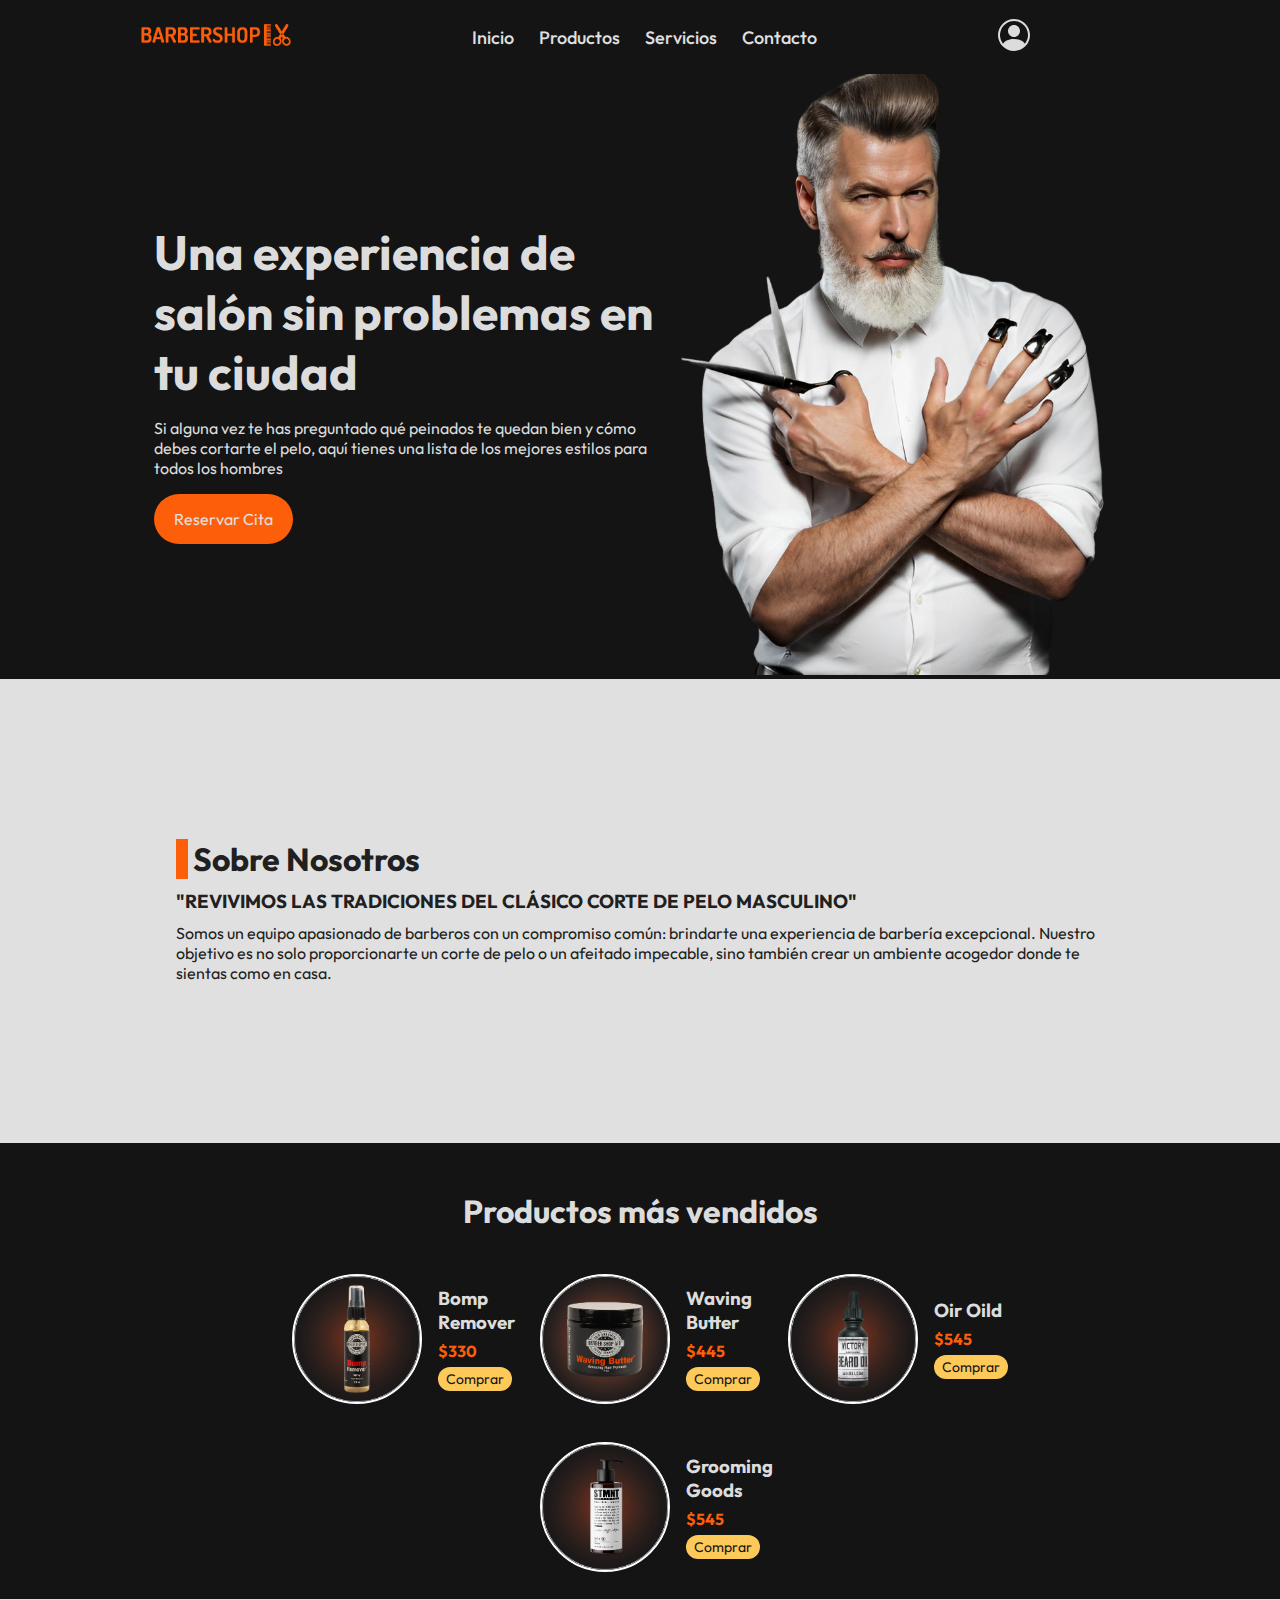
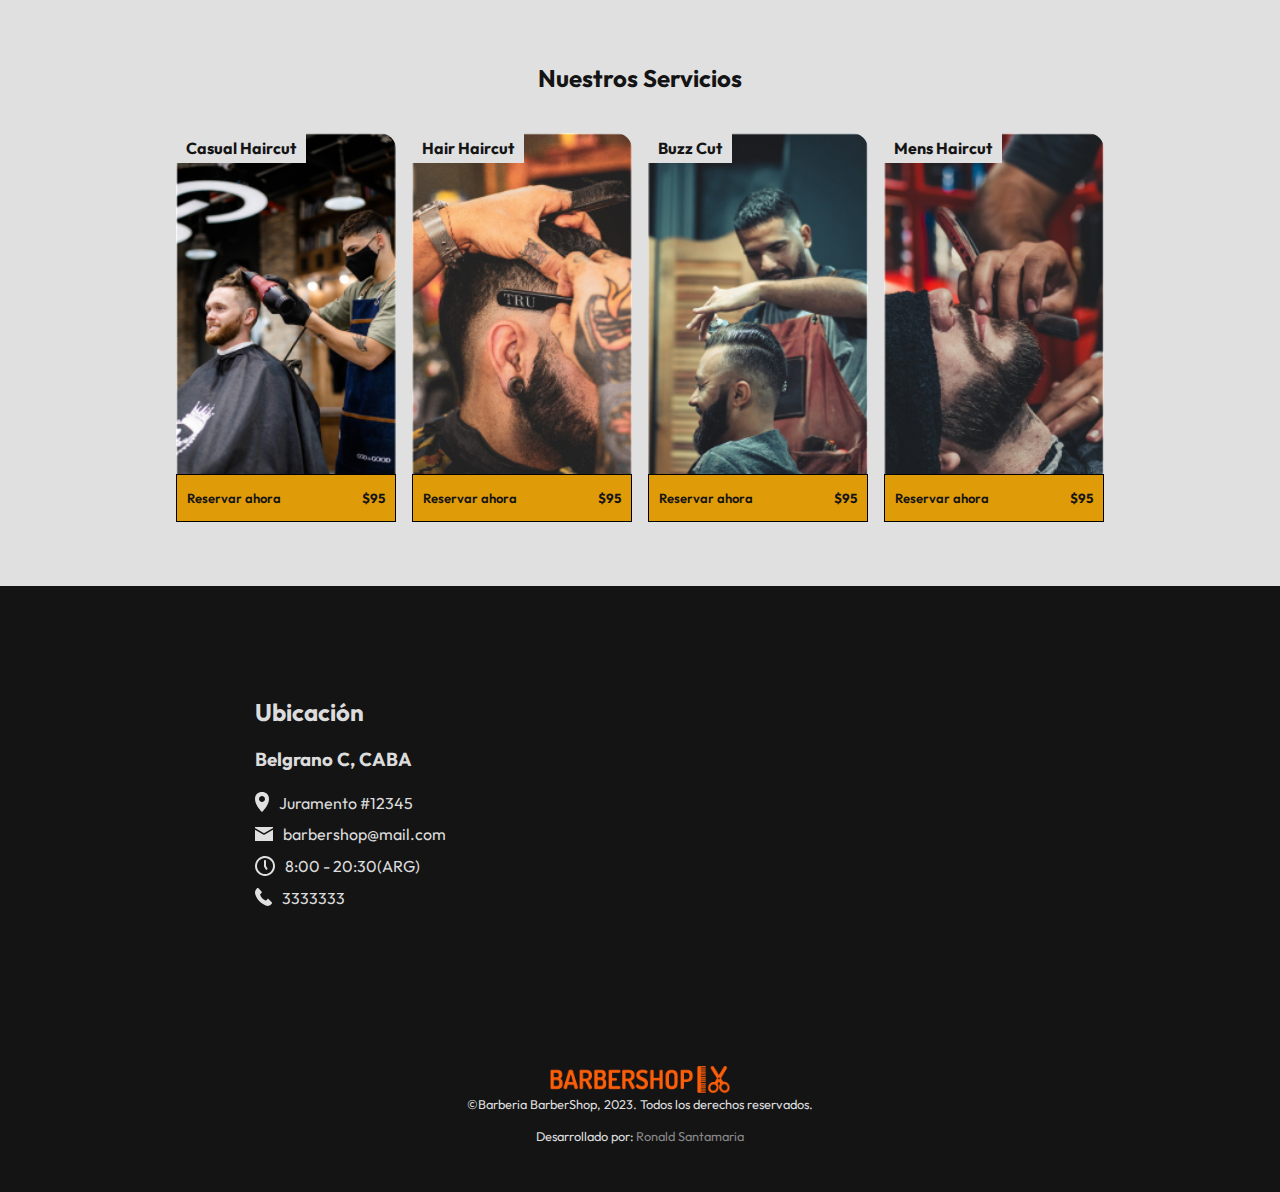
<file: index.html>
<!DOCTYPE html>
<html lang="es">
  <head>
    <meta charset="UTF-8" />
    <meta name="viewport" content="width=device-width, initial-scale=1.0" />
    <link rel="icon" type="image/x-icon" href="images/icon-barbershop.png"> 
    <title>BarberShop</title>

    <!-- Estilos -->
    <link rel="stylesheet" href="style.css" />
    <link rel="stylesheet" href="mediaqueries.css" />
  </head>
  <body>
    <header>
      <nav class="navbar">
        <div class="navbar__logo">
          <img src="images/logo.png" alt="Logo de Barberia" width="150" />
        </div>
        <div class="icons_nav">
          <label for="menu-toggle" class="menu-label">
            <img src="images/icon-menu.svg" alt="Icono Menu" class="menu-icon" width="30px"/>
          </label>
          <div class="btn_login">
            <a href="login.html">
              <img src="images/user.svg" alt="Iniciar sesion">
            </a>
          </div>
        </div>
        <input type="checkbox" id="menu-toggle" />
        <ul class="menu">
          <li><a href="#inicio">Inicio</a></li>
          <li><a href="#productos">Productos</a></li>
          <li><a href="#servicios">Servicios</a></li>
          <li><a href="#contacto">Contacto</a></li>
        </ul>
      </nav>
    </header>

    <main>
      <section class="hero">
        <div class="info_hero" id="inicio">
          <h1>Una experiencia de salón sin problemas en tu ciudad</h1>
          <p>
            Si alguna vez te has preguntado qué peinados te quedan bien y cómo
            debes cortarte el pelo, aquí tienes una lista de los mejores estilos
            para todos los hombres
          </p>
          <a href="">Reservar Cita</a>
        </div>
        <div class="image_hero">
          <img src="images/barbero.png" alt="Barbero" width="280" />
        </div>
      </section>

      <section class="about">
        <div class="container_about">
          <h2>Sobre Nosotros</h2>
          <h3>"revivimos las tradiciones del clásico corte de pelo masculino"</h3>
          <p>
            Somos un equipo apasionado de barberos con un compromiso común:
            brindarte una experiencia de barbería excepcional. Nuestro objetivo es
            no solo proporcionarte un corte de pelo o un afeitado impecable, sino
            también crear un ambiente acogedor donde te sientas como en casa.
          </p>
        </div>
      </section>

      <section class="products" id="productos">
        <h2>Productos más vendidos</h2>
        <div class="container_products">
          <div class="product_One">
            <img src="images/producto1.png" alt="Producto de barberia" width="130" />
            <div class="info_product">
              <h3>Bomp Remover</h3>
              <h4>$330</h4>
              <a href="">Comprar</a>
            </div>
          </div>
          <div class="product_two">
            <img src="images/producto2.png" alt="Producto de barberia" width="130" />
            <div class="info_product">
              <h3>Waving Butter</h3>
              <h4>$445</h4>
              <a href="">Comprar</a>
            </div>
          </div>
          <div class="product_three">
            <img src="images/producto3.png" alt="Producto de barberia" width="130" />
            <div class="info_product">
              <h3>Oir Oild</h3>
              <h4>$545</h4>
              <a href="">Comprar</a>
            </div>
          </div>
          <div class="product_four">
            <img src="images/producto4.png" alt="Producto de barberia" width="130" />
            <div class="info_product">
              <h3>Grooming Goods</h3>
              <h4>$545</h4>
              <a href="">Comprar</a>
            </div>
          </div>
        </div>
      </section>


      <!-- Services -->

      <section class="services" id="servicios">
        <h2>Nuestros Servicios</h2>

        <div class="card_container">
          <div class="card_service">
            <div class="reservation">
              <a href="">Reservar ahora</a>
              <h5>$95</h5>
            </div>
            <h3>Casual Haircut</h3>
            <div class="image_service">
              <img src="images/service1.jpg" alt="Servicios realizados por la barberia"/>
            </div>
          </div>
          <div class="card_service">
            <div class="reservation">
              <a href="">Reservar ahora</a>
              <h5>$95</h5>
            </div>
            <h3>Hair Haircut</h3>
            <div class="image_service">
              <img src="images/service2.jpg" alt="Servicios realizados por la barberia" />
            </div>
          </div>
          <div class="card_service">
            <div class="reservation">
              <a href="">Reservar ahora</a>
              <h5>$95</h5>
            </div>
            <h3>Buzz Cut</h3>
            <div class="image_service">
              <img src="images/service3.jpg" alt="Servicios realizados por la barberia" />
            </div>
          </div>
          <div class="card_service">
            <div class="reservation">
              <a href="">Reservar ahora</a>
              <h5>$95</h5>
            </div>
            <h3>Mens Haircut</h3>
            <div class="image_service">
              <img src="images/service4.jpg" alt="Servicios realizados por la barberia" />
            </div>
          </div>
        </div>
      </section>

      <!-- Contacto -->
      <section class="contact" id="contacto">
        <div class="details_contact">
          <div class="text_contact">
            <h2>Ubicación</h2>
            <h3>Belgrano C, CABA</h3>
            <div class="items_contact">
              <div class="direction">
                <img src="images/location.svg" alt="Ubicación de la tienda" width="14" height="21">
                <p>Juramento #12345</p>
              </div>
              <div class="mail">
                <img src="images/correo.svg" alt="Correo de la tienda" width="18" height="15">
                <p>barbershop@mail.com</p>
              </div>
  
              <div class="timetable">
                <img src="images/clock.svg" alt="Horario de tienda" width="20" height="21">
                <p>8:00 - 20:30(ARG) </p>
                <span id="status"></span>
              </div>
  
              <div class="phone">
                <img src="images/phone.svg" alt="Teléfono de tienda" width="17" height="19">
                <p>3333333</p>
              </div>
            </div>
  
          </div>
        </div>
        <div class="map_location">
            <iframe class="map" src="https://www.google.com/maps/embed?pb=!1m18!1m12!1m3!1d1642.8992906257295!2d-58.44789188042153!3d-34.558654835488525!2m3!1f0!2f0!3f0!3m2!1i1024!2i768!4f13.1!3m3!1m2!1s0x95bcb5cd67ddae53%3A0x2066eb8912db8786!2sParque%20Barrancas%20de%20Belgrano!5e0!3m2!1ses-419!2sar!4v1687579047030!5m2!1ses-419!2sar" width="400" height="300" style="border:0;" allowfullscreen="" loading="lazy" referrerpolicy="no-referrer-when-downgrade"></iframe>
        </div>
      </section>
    </main>

    <footer>
      <div class="logo_footer">
        <img src="images/logo.png" width="180" alt="Logo para footer" title="Logo pie de página">
        <p>&#169Barberia BarberShop, 2023. Todos los derechos reservados.</p>
      </div>
      <span class="developer">Desarrollado por: <a
          href="https://www.linkedin.com/in/ronald-santamar%C3%ADa-pizarro-9b538221a/" target="_blank">Ronald
          Santamaria</a></span>
    </footer>
  </body>
</html>
</file>
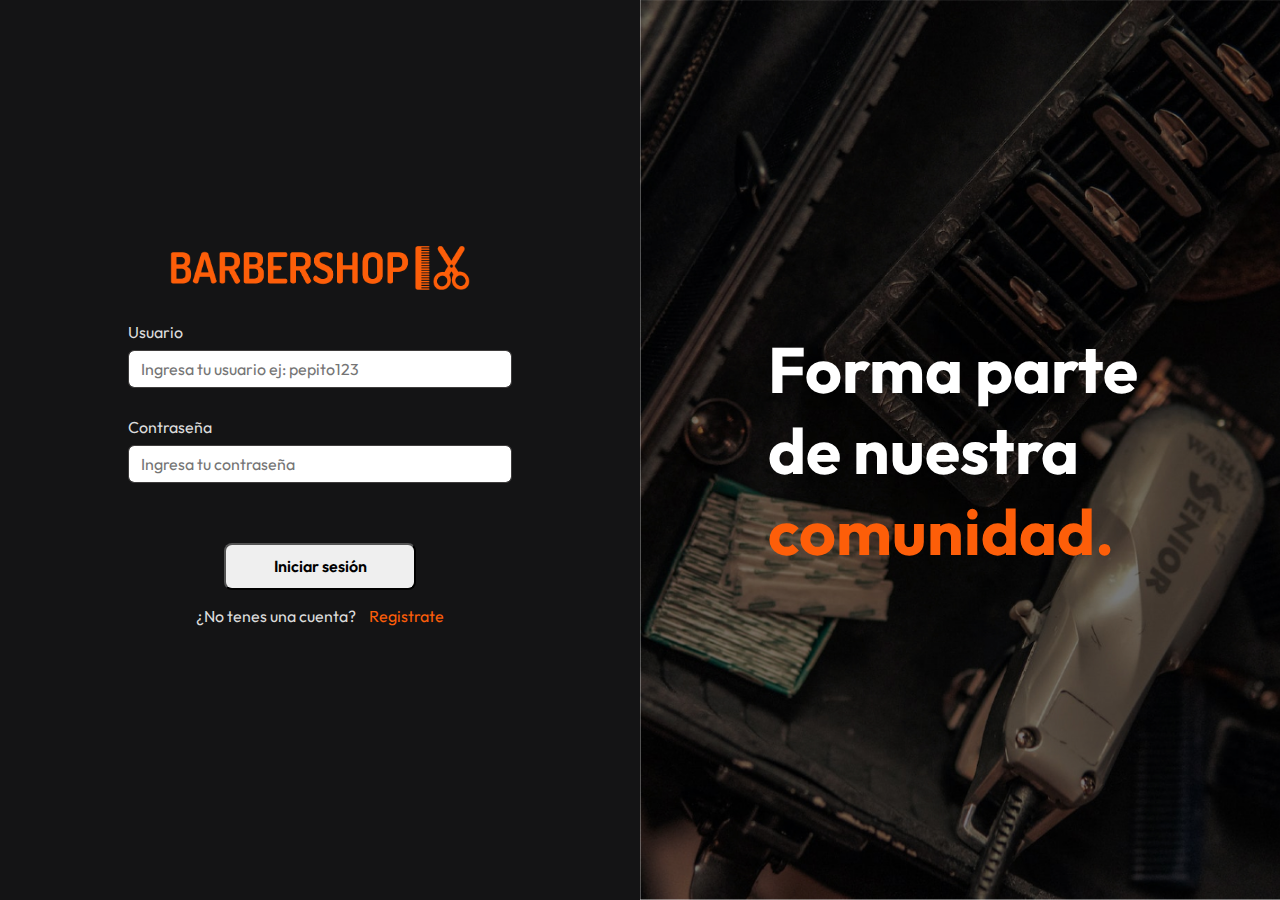
<file: login.html>
<!DOCTYPE html>
<html lang="es">
  <head>
    <meta charset="UTF-8" />
    <meta name="viewport" content="width=device-width, initial-scale=1.0" />
    <link rel="icon" type="image/x-icon" href="images/icon-barbershop.png"> 
    <title>BarberShop</title>

    <!-- Estilos -->
    <link rel="stylesheet" href="style.css" />
    <link rel="stylesheet" href="mediaqueries.css" />
  </head>
  <body>
    <header>
      <div class="contenedor_gral">
        <div class="container_register">
          <div class="container_formulario">
            <div class="login__logo">
              <a href="index.html">
                <img src="images/logo.png" alt="logo formulario" width="300" />
              </a>
            </div>


            <form method="post" enctype="application/x-www-form-urlencoded" class="form__login">
              <div class="login__user">
                <label for="usuario" class="form-label"
                  >Usuario</label
                >
                <input
                  class="form-control"
                  type="text"
                  placeholder="Ingresa tu usuario ej: pepito123"
                  aria-label="usuario"
                  name="usuario"
                  required
                />
              </div>

              <div class="login__password">
                  <label for="clave" class="form-label fw-semibold"
                    >Contraseña</label
                  >
                  <input
                    class="form-control"
                    type="password"
                    placeholder="Ingresa tu contraseña"
                    aria-label="clave"
                    name="clave"
                    required
                  />
              </div>

              <div class="login__button_submit">
                  <input
                  type="submit"
                  value="Iniciar sesión"
                  class="btn_login"
                  />
                  <div class="login__button_login">
                      <p>¿No tenes una cuenta?</p><a href="register.html">Registrate</a>
                  </div>
              </div>
            </form>
          </div>
          <div class="container_texto">
            <div class="texto_comunidad">
              <h1>
                Forma parte de nuestra
                <span class="login__textImportant">comunidad.</span>
              </h1>
            </div>
          </div>
        </div>
      </div>
    </header>
  </body>
</html>
</file>
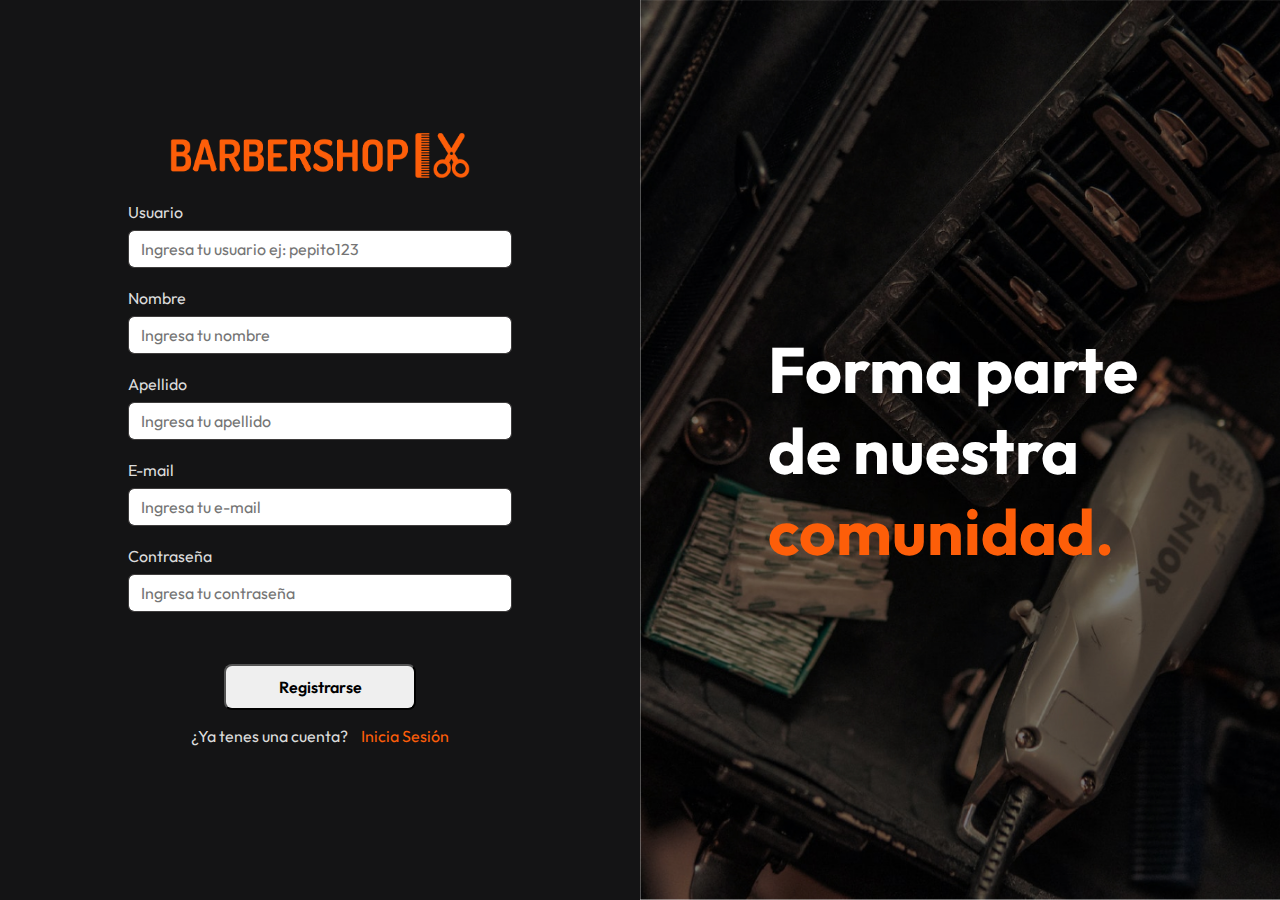
<file: register.html>
<!DOCTYPE html>
<html lang="es">
  <head>
    <meta charset="UTF-8" />
    <meta name="viewport" content="width=device-width, initial-scale=1.0" />
    <link rel="icon" type="image/x-icon" href="images/icon-barbershop.png"> 
    <title>BarberShop</title>

    <!-- Estilos -->
    <link rel="stylesheet" href="style.css" />
    <link rel="stylesheet" href="mediaqueries.css" />
  </head>
  <body>
    <header>
      <div class="contenedor_gral">
        <div class="container_register">
          <div class="container_formulario">
            <div class="register__logo">
              <a href="index.html">
                <img src="images/logo.png" alt="logo formulario" width="300" />
              </a>
            </div>


            <form method="post" enctype="application/x-www-form-urlencoded" class="form__register">
              <div class="register__user">
                <label for="usuario" class="form-label"
                  >Usuario</label
                >
                <input
                  class="form-control"
                  type="text"
                  placeholder="Ingresa tu usuario ej: pepito123"
                  aria-label="usuario"
                  name="usuario"
                  required
                />
              </div>

              <div class="register__name">
                <label for="primer_nombre" class="form-label"
                  >Nombre</label
                >
                <input
                  class="form-control"
                  type="text"
                  placeholder="Ingresa tu nombre"
                  aria-label="primer_nombre"
                  name="primer_nombre"
                  required
                />
              </div>

              <div class="register__lastname">
                <label for="primer_apellido" class="form-label"
                  >Apellido</label
                >
                <input
                  class="form-control"
                  type="text"
                  placeholder="Ingresa tu apellido"
                  aria-label="primer_apellido"
                  name="primer_apellido"
                  required
                />
              </div>

              <div class="register__email">
                  <label for="email" class="form-label">E-mail</label>
                  <input
                    class="form-control"
                    type="email"
                    placeholder="Ingresa tu e-mail"
                    aria-label="email"
                    name="email"
                    required
                  />
              </div>

              <div class="register__password">
                  <label for="clave" class="form-label fw-semibold"
                    >Contraseña</label
                  >
                  <input
                    class="form-control"
                    type="password"
                    placeholder="Ingresa tu contraseña"
                    aria-label="clave"
                    name="clave"
                    required
                  />
              </div>

              <div class="register__button_submit">
                  <input
                  type="submit"
                  value="Registrarse"
                  class="btn_registro"
                  />
                  <div class="register__button_login">
                      <p>¿Ya tenes una cuenta?</p><a href="login.html">Inicia Sesión</a>
                  </div>
              </div>
            </form>
          </div>
          <div class="container_texto">
            <div class="texto_comunidad">
              <h1>
                Forma parte de nuestra
                <span class="register__textImportant">comunidad.</span>
              </h1>
            </div>
          </div>
        </div>
      </div>
    </header>
  </body>
</html>
</file>
<file: style.css>
/* Tipografy */
@import url("https://fonts.googleapis.com/css2?family=Outfit:wght@100;200;300;400;500;600;700;800&display=swap");

/* Colors */
:root {
  /* bg colors */
  --background: #141415;
  --orange: #fd5e09;
  --orangeDark: #d44e06;
  --yellow: #fdc959;
  --yellowDark: #df9b08;
  --greyDark: #e0e0e0;
  /* Text colors */
  --text-grey: #dcdcdc;
  --text-white: #f3f4f6;
  --text-black: #212020;
}

* {
  margin: 0;
  padding: 0;
  box-sizing: border-box;
  font-family: "Outfit", sans-serif;
  text-decoration: none;
  list-style-type: none;
}
html {
  scroll-behavior: smooth;
  scroll-padding-top: 5.75rem;
}

body {
  background-color: var(--background);
  color: var(--text-grey);
}

/* NAVBAR */
.navbar {
  display: flex;
  flex-direction: row;
  align-items: center;
  justify-content: space-around;
  padding: 10px 0px;
  background-color: var(--background);

  position: fixed;
  width: 100%;
  top: 0;
  z-index: 1;
}
.icons_nav{
  display: flex;
  flex-direction: row;
  justify-content: center;
  align-items: center;
  gap: 1rem;
}
.menu {
  position: absolute;
  top: 55px;
  left: 5%;
  right: 5%;
  width: 90%;
  flex-direction: column;
  background-color: var(--greyDark);
  border-top: none;
  border-radius: 0px 0px 15px 15px;
  align-items: center;
  padding: 45px 30px;
  gap: 25px;
  z-index: 2;
  display: none;
}

.menu a {
  font-size: 18px;
  color: var(--text-black);
  font-weight: 500;
  transition: all 0.3s ease-in-out;
}
.menu a:hover {
  font-size: 18px;
  color: var(--orangeDark);
}

.menu-label {
  order: 2;
  cursor: pointer;
}

#menu-toggle {
  display: none;
}

#menu-toggle:checked + .menu {
  display: flex;
}

.btn_login a,
.btn_register a {
  color: white;
}

/* HERO */

.hero {
  display: grid;
  grid-template-columns: repeat(8, 1fr);
  gap: 0.5rem;
}

.info_hero {
  grid-column: 2/8;
  text-align: center;
  padding-top: 40px;
}
.info_hero h1 {
  padding: 3rem 0 1rem;
  font-size: 2rem;
}
.info_hero a {
  display: inline-block;
  background-color: var(--orange);
  padding: 15px 20px;
  margin-top: 1rem;
  border-radius: 1.875rem;
  color: var(--greyDark);
  cursor: pointer;
  transition: all 0.3s ease-in-out;
}
.info_hero a:hover {
  background-color: var(--orangeDark);
  color: var(--text-white);
}

.image_hero {
  grid-row: 2;
  grid-column: 2/8;
  text-align: center;
}

/* About */
.about {
  display: flex;
  flex-direction: column;
  justify-content: center;
  padding: 3rem;
  background-color: var(--greyDark);
  color: var(--text-black);
}
.about h2::before {
  content: "";
  color: var(--orange);
  padding: 0px 6px;
  margin-right: 5px;
  background-color: var(--orange);
}
.about h2 {
  font-size: 2rem;
}
.about h2 + h3 {
  text-transform: uppercase;
  padding: 10px 0;
}

/* Products */
.products h2 {
  text-align: center;
  font-size: 2rem;
  padding: 3rem 2rem 1rem;
}
.container_products {
  display: flex;
  flex-direction: row;
  flex-wrap: wrap;
  gap: 3rem;
  padding: 2rem;
  max-width: 775px;
  margin: 0 auto;
  justify-content: center;
}
.products img {
  border: 2px solid white;
  border-radius: 150px;
  cursor: pointer;
}
.products h4 {
  color: var(--orange);
}

[class^="product_"] {
  display: flex;
  flex-direction: row;
  flex-wrap: nowrap;
  align-items: center;
  gap: 1rem;
  width: 200px;
  height: 120px;
}

.info_product {
  display: flex;
  flex-direction: column;
  gap: 0.4rem;
}
.info_product a {
  color: var(--yellow);
  display: inline-block;
  width: fit-content;
  padding: 3px 8px;
  background: var(--yellow);
  color: var(--background);
  border-radius: 1rem;
  transition: all 0.3s ease-in-out;
  font-size: 14px;
}
.info_product a:hover {
  background-color: var(--yellowDark);
}

/* SERVICIOS */
.services {
  background-color: var(--greyDark);
  color: var(--background);
  padding: 4rem 0;
}
.services h2 {
  text-align: center;
  margin-bottom: 2.5rem;
}

.card_container {
  display: flex;
  flex-direction: row;
  flex-wrap: wrap;
  gap: 1rem;
  justify-content: center;
}

.card_service {
  display: inline-block;
  position: relative;
  cursor: pointer;
}
.card_service .reservation {
  position: absolute;
  width: 100%;
  bottom: 0;
  border: 1px solid black;

  background-color: var(--yellowDark);
  padding: 15px 10px;
  display: flex;
  justify-content: space-between;
  transition: all 0.4s ease-in-out;
}
.card_service .reservation:hover {
  box-shadow: 1px -18px 20px -2px rgba(0, 0, 0, 0.45);
  -webkit-box-shadow: 1px -18px 20px -2px rgba(0, 0, 0, 0.45);
  -moz-box-shadow: 1px -18px 20px -2px rgba(0, 0, 0, 0.45);
}
.card_service .reservation a {
  color: var(--background);
  font-size: 13px;
  font-weight: 600;
}
.card_service h3 {
  position: absolute;
  top: 0;
  padding: 5px 10px;
  font-size: 1rem;
  font-weight: 700;
  background-color: var(--greyDark);
}
.image_service img {
  border-radius: 1rem;
  transition: all 0.3s;
}

.image_service img:hover{
  border-radius: 3rem;
}

/* Contacto */
.contact {
  display: flex;
  flex-direction: column;
  justify-content: center;
  align-items: center;
  padding: 3rem 1rem;

  background-image: url(images/bg-contact.jpg);
  background-attachment: fixed;
  background-repeat: no-repeat;
  background-size: cover;
}

.text_contact {
  display: flex;
  flex-direction: column;
  gap: 1.3rem;
}
.direction,
.mail,
.timetable,
.phone {
  display: flex;
  align-items: center;
  flex-direction: row;
  gap: 10px;
}

.items_contact {
  display: flex;
  flex-direction: column;
  gap: 0.7rem;
}

.map_location {
  max-width: 600px;
}

.map_location .map {
  width: 100%;
  height: 300px;
  margin-top: 2rem;
  border-radius: 1rem;
}

footer {
  display: flex;
  flex-direction: column;
  justify-content: center;
  padding: 3rem;
  text-align: center;
  font-size: 0.8rem;
  gap: 1rem;
}

.developer a {
  color: rgb(135, 135, 135);
  transition: all 0.3s ease-in-out;
}
.developer a:hover {
  color: var(--greyDark);
}

/* Pagina Registro */
.container_register{
  display: flex;
  flex-direction: row;
  justify-content: center;
  align-items: center;
  height: 100vh;
}
.container_formulario, .container_texto{
  width: 50vw;
  padding: 0 10%;
}
.login__logo, .register__logo{
  text-align: center;
  padding: 0;
  overflow: hidden;
}
.form-control {
  display: block;
  width: 100%;
  padding: .375rem .75rem;
  margin-top: .5rem;
  font-size: 1rem;
  font-weight: 400;
  line-height: 1.5;
  color: #212529;
  background-color: #fff;
  background-clip: padding-box;
  border: 1px solid #3f3d3d;
  -webkit-appearance: none;
  -moz-appearance: none;
  appearance: none;
  border-radius: .375rem;
}
form.form__register{
  display: flex;
  flex-direction: column;
  height: 65vh;
  justify-content: space-evenly;
}

form.form__login {
  display: flex;
  flex-direction: column;
  height: 40vh;
  justify-content: space-evenly;
}

.register__button_submit input, .login__button_submit input{
  width: 50%;
  display: block;
  margin: 0 auto;
  padding: .7rem;
  border-radius: .5rem;
  margin-top: 2rem;
  transition: all .3s;
  font-weight: 600;
  font-size: 1rem;
}
.register__button_submit input:hover, .login__button_submit input:hover{
  color: var(--greyDark);
  background-color: var(--orange);
  cursor: pointer;
}

.container_texto{
  background-image: url(./images/img_register.jpg);
  background-repeat: no-repeat;
  background-size: cover;
  height: 100vh;
  display: flex;
  align-items: center;
}

.container_texto h1{
  color: white;
  font-size: 4rem;
}
.register__textImportant, .login__textImportant{
  color: var(--orange);
}

.register__button_submit, .login__button_submit{
  display: flex;
  flex-direction: column;
}

.register__button_login, .login__button_login{
  display: flex;
  flex-direction: row;
  gap: .8rem;
  justify-content: center;
  margin-top: 1rem;
}
.register__button_login a, .login__button_login a{
  color: var(--orange);
}
</file>
<file: mediaqueries.css>
/* Desktop M */
@media (min-width: 992px) {
  /* NAV */
  .navbar {
    display: grid;
    grid-template-columns: repeat(9, 1fr);
    padding: 1.2rem 0;
    justify-content: normal;
  }
  .navbar__logo {
    grid-column: 2/3;
  }
  .icons_nav {
    order: 3;
    grid-column: 8/9;
    width: fit-content;
    transition: all 0.3s;
  }
  .icons_nav:hover {
    filter: invert(0.3);
  }
  label.menu-label {
    display: none;
  }
  ul.menu {
    position: initial;
    display: flex;
    justify-content: center;
    flex-direction: row;
    background-color: var(--background);
    padding: 0;
    margin: 0;

    grid-column: 3/8;
    margin: 0 auto;
  }
  .menu a {
    color: var(--greyDark);
    transition: all 0.3s ease-in-out;
  }

  /* HERO */
  .hero {
    display: flex;
    justify-content: center;
    padding: 0rem 4rem;
    max-width: 1100px;
    margin: 0 auto;
    align-items: center;
  }

  .info_hero {
    text-align: start;
    padding-top: 40px;
  }
  .image_hero {
    text-align: center;
    top: 0;
  }
  .image_hero img {
    width: 450px;
  }

  .info_hero h1 {
    font-size: 3rem;
  }

  /* Contacto */
  .contact {
    display: flex;
    flex-direction: row;
    justify-content: center;
    align-items: center;
    padding: 3rem 1rem;
    gap: 5rem;

    background-image: url(images/bg-contactLG.jpg);
  }

  /* ABOUT */

  .about {
    display: flex;
    flex-direction: column;
    padding: 5rem 8rem;
    background-color: var(--greyDark);
    color: var(--text-black);
  }

  /* Servicios */
  .services img {
    width: 220px;
  }
}

@media (min-width: 1200px) {
  /* About */
  .container_about {
    padding: 5rem 3rem;
  }

  /* Contacto */

  .map_location .map {
    width: 500px;
    height: 300px;
  }
}

/* Desktop XL*/
@media (min-width: 1400px) {
  /* HERO */
  .hero {
    padding: 0rem 0rem;
  }
  .info_hero h1 {
    font-size: 3rem;
  }

  /* About */
  .container_about {
    max-width: 1100px;
    margin: 0 auto;
    /* padding: 3rem 7rem; */
  }
  .about h2 {
    font-size: 3rem;
  }
  .about h2 + h3 {
    font-size: 2rem;
  }
  .about h2 + h3 + p {
    font-size: 1.1rem;
  }

  /* Productos */
  .products {
    display: grid;
    grid-template-columns: repeat(16, 1fr);
    align-items: center;

    max-width: none;
    margin: 0;
    padding: 5rem 0;
    gap: 0rem;
  }

  .container_products {
    grid-column: 4/16;

    display: flex;
    flex-direction: row;
    max-width: fit-content;
    justify-content: start;
    padding-left: 1rem;
    padding-right: 0;
    flex-wrap: nowrap;
  }
  .products h2 {
    grid-column: 2/4;

    text-align: center;
    font-size: 2rem;
    padding: 0rem;
    text-align: start;
  }

  [class^="product_"] {
    width: fit-content;
    height: fit-content;
  }

  /* Servicios */
  .services img {
    width: 250px;
  }
}

/* Login & Register */

/* Desktop M */
@media (max-width: 992px) {
  .container_texto {
    display: none;
  }
  .container_formulario {
    width: 50%;
    min-width: 300px;
    padding: 0;
  }
  .login__logo img, .register__logo img {
    width: 50vw;
  }
}
@media (max-width: 768px) {
  .container_formulario {
    width: 75%;
  }

  .register__button_submit input,.login__button_submit input {
    width: 300px;
  }
}
</file>
